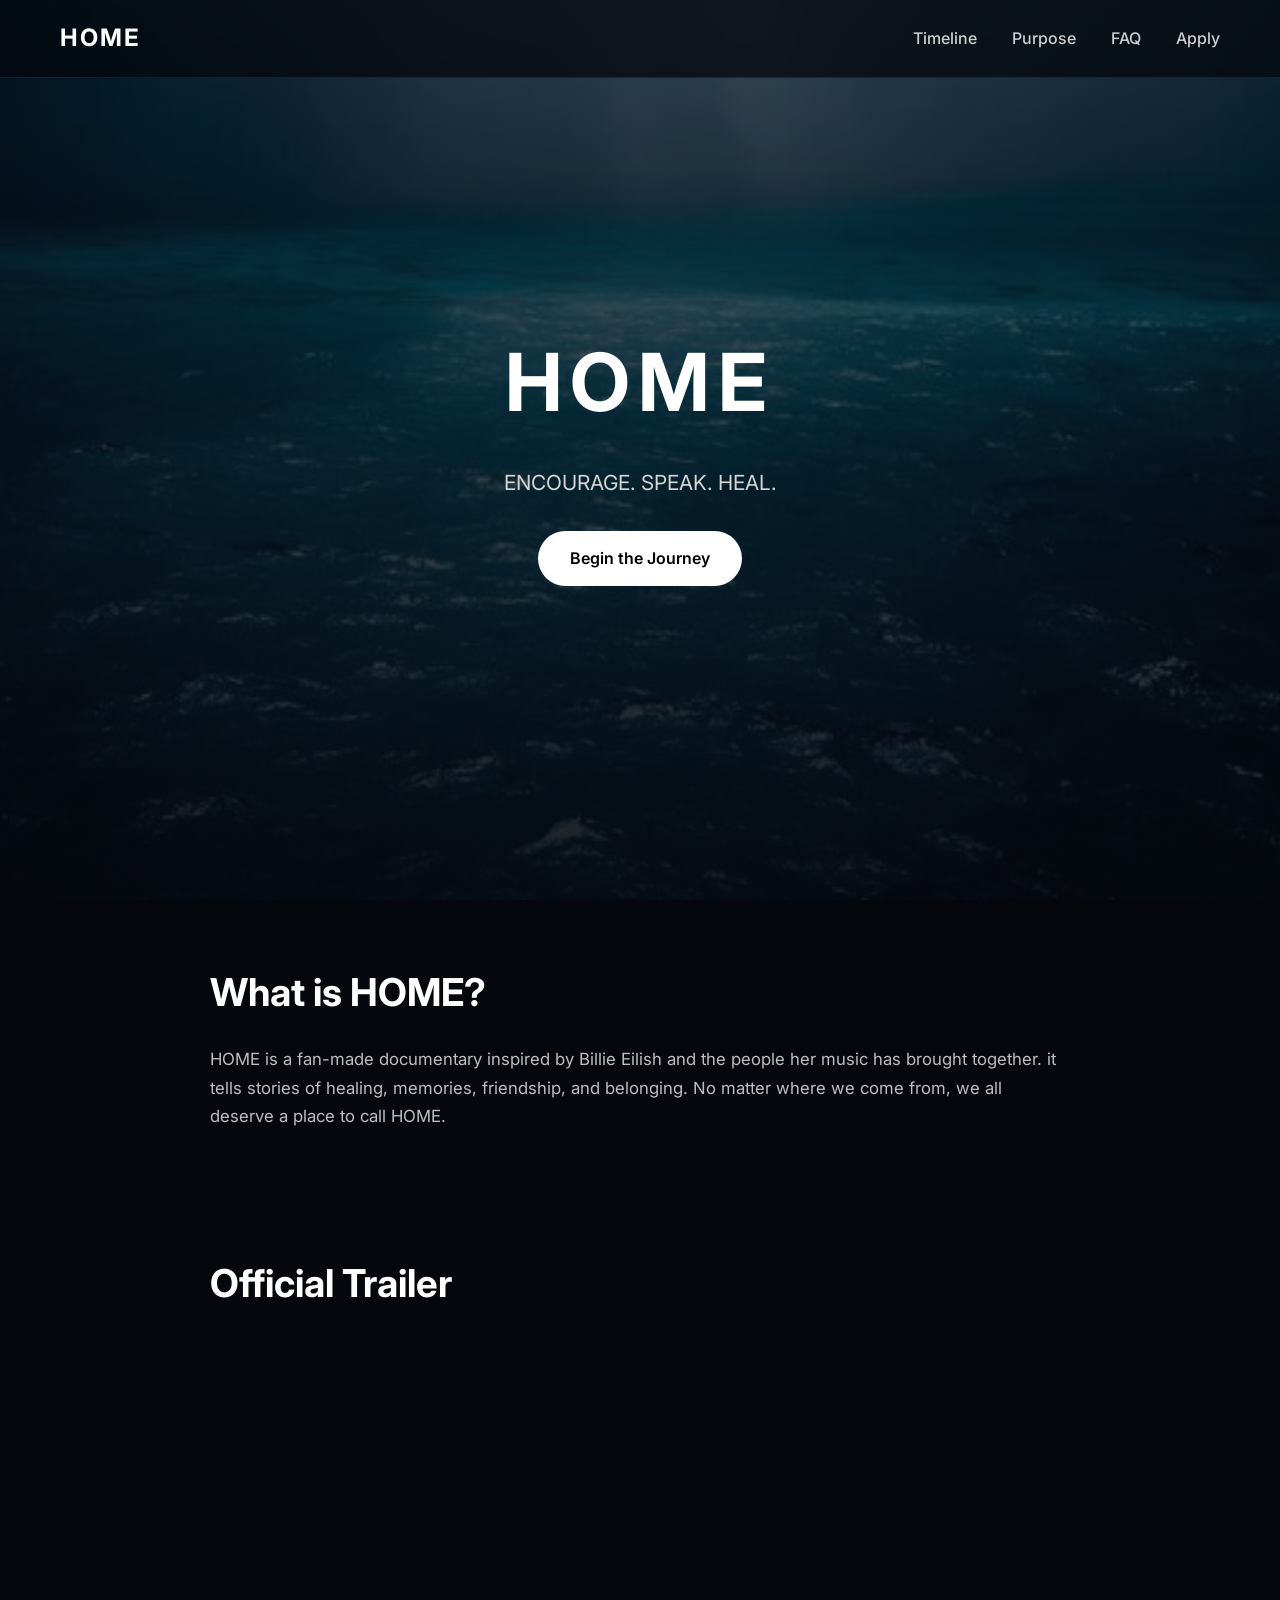
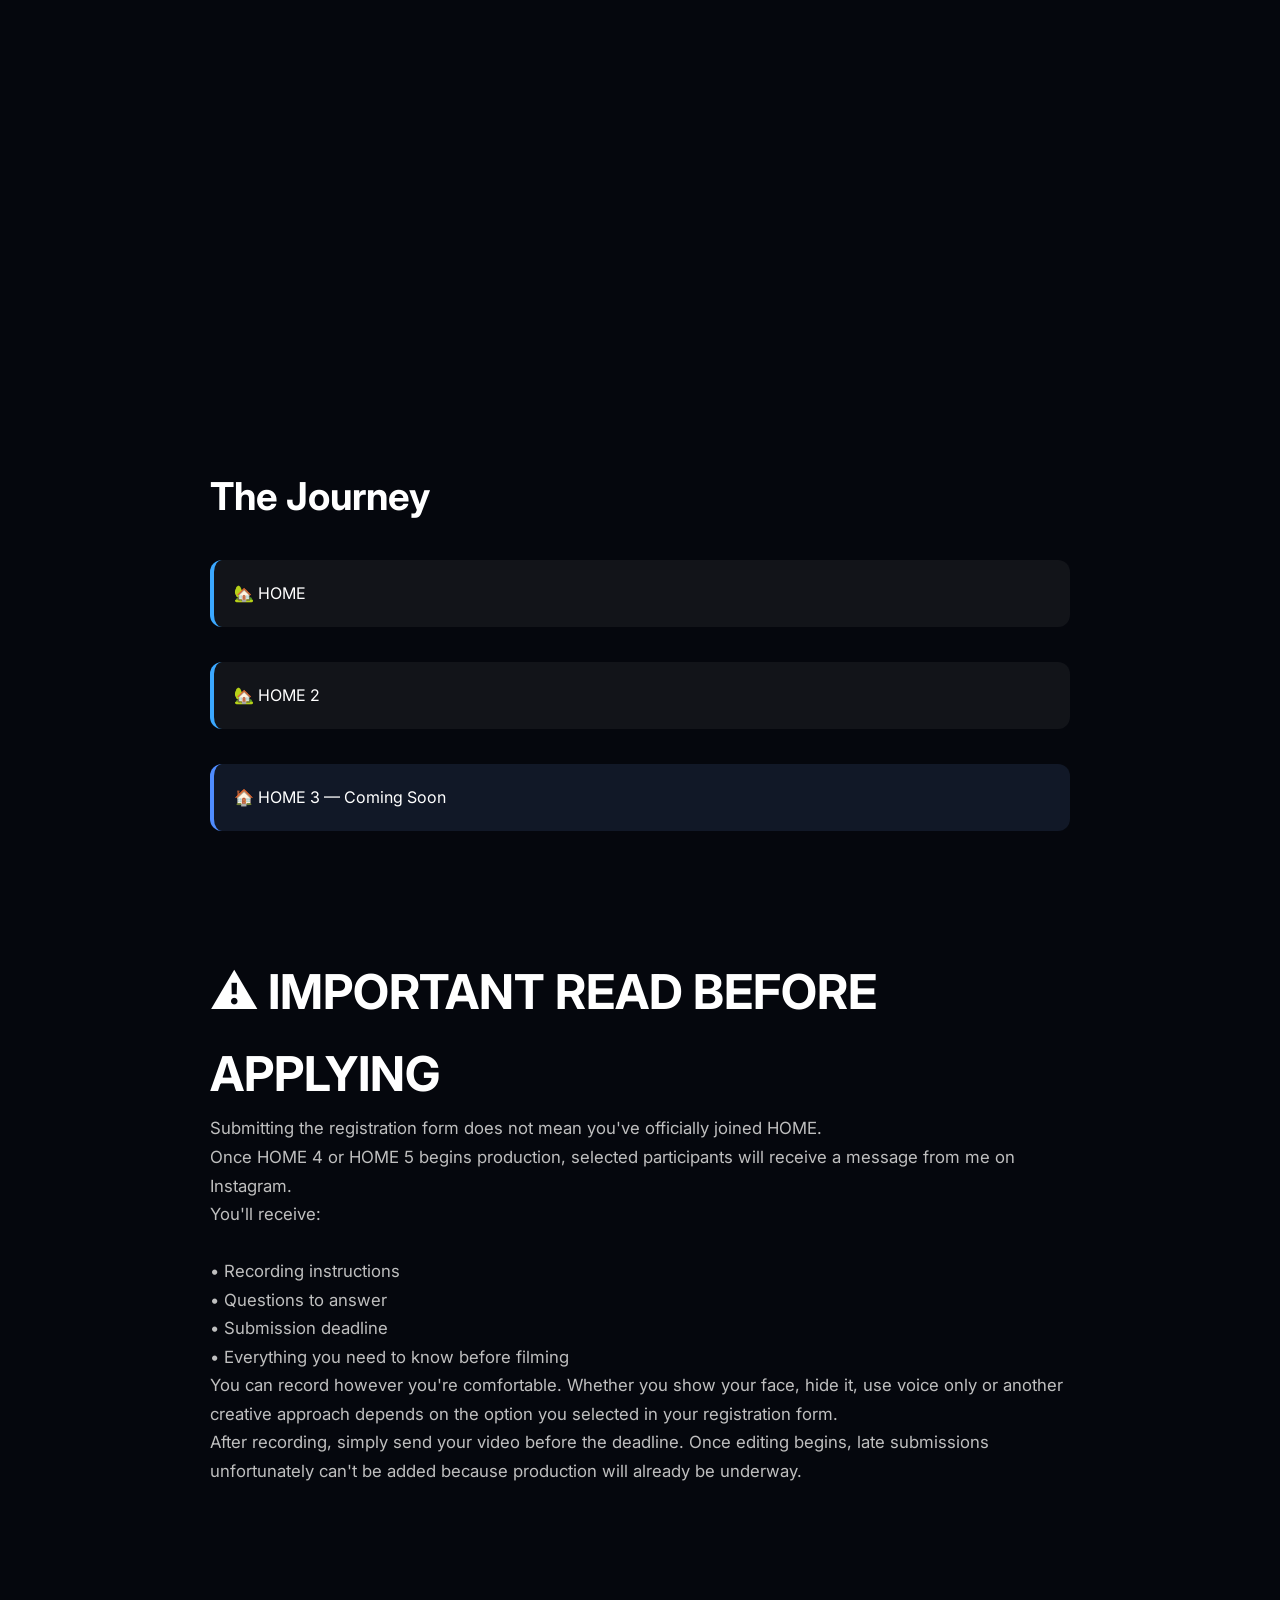
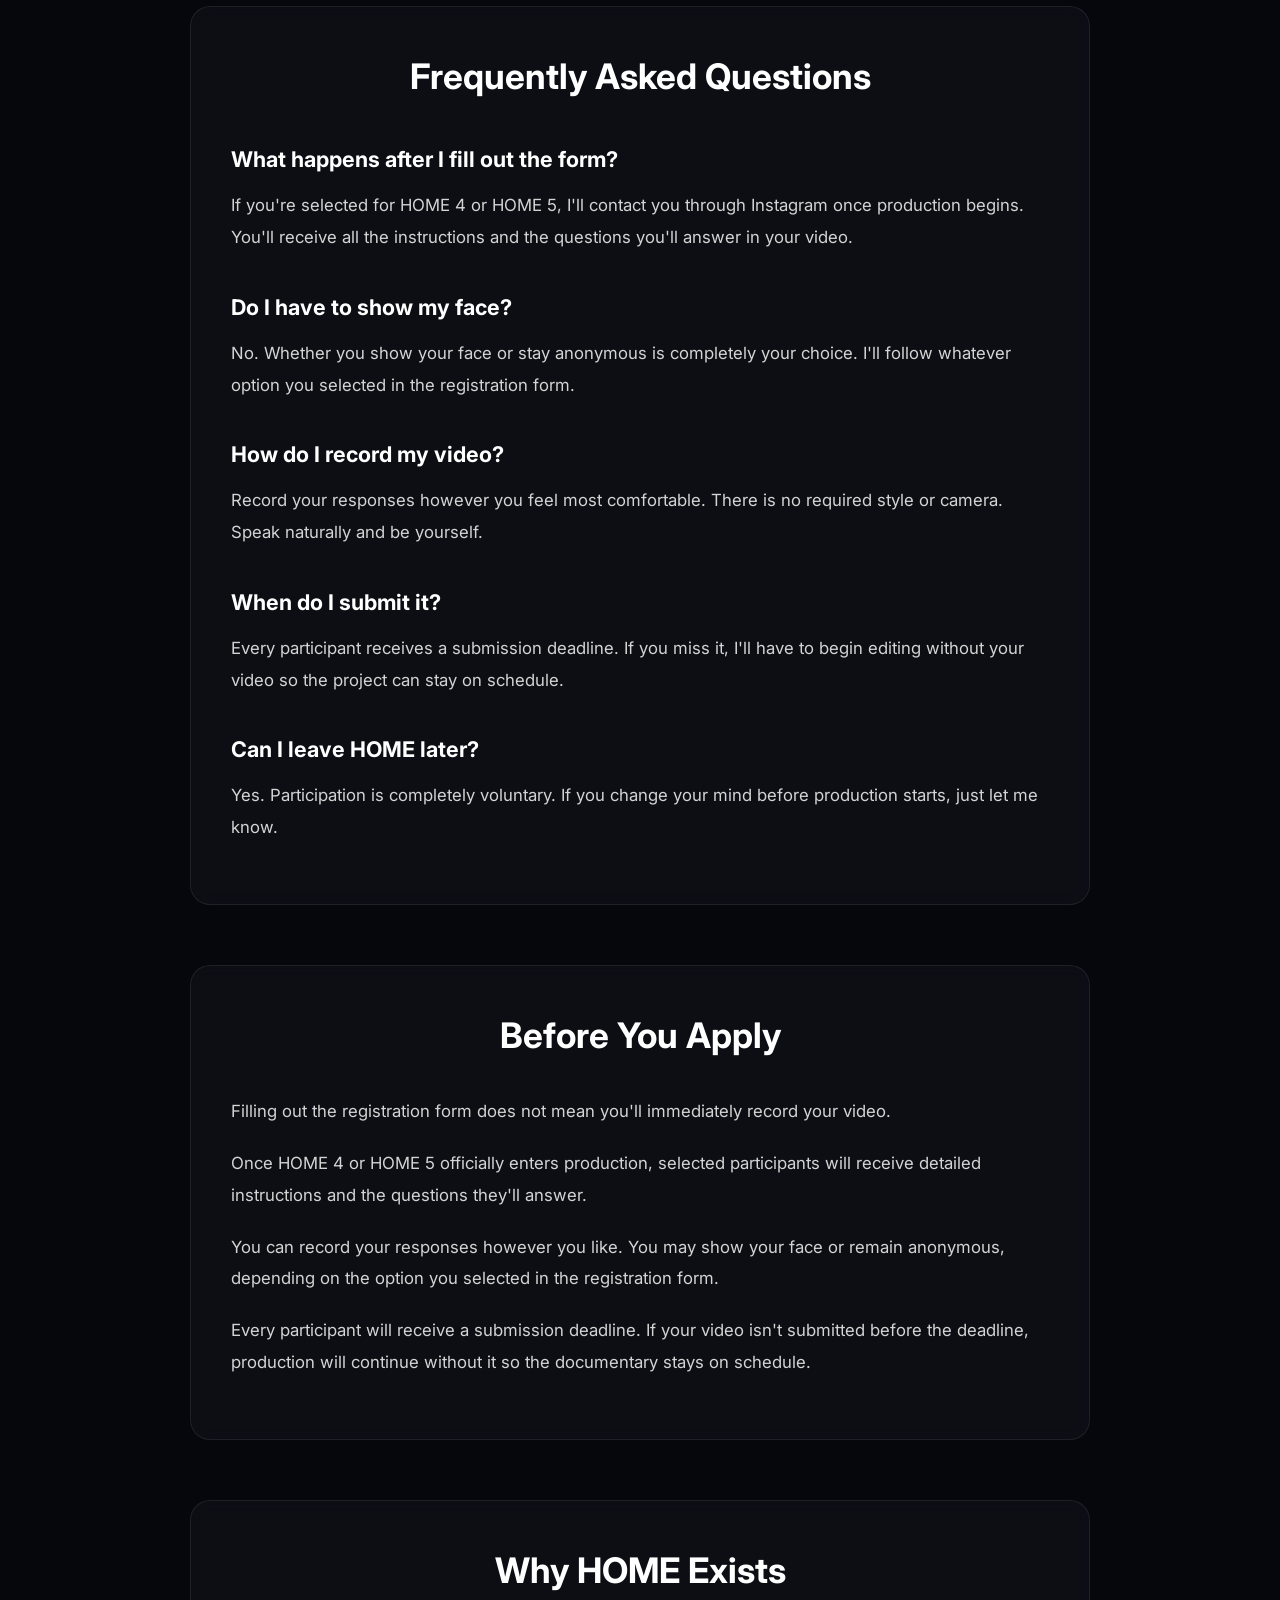
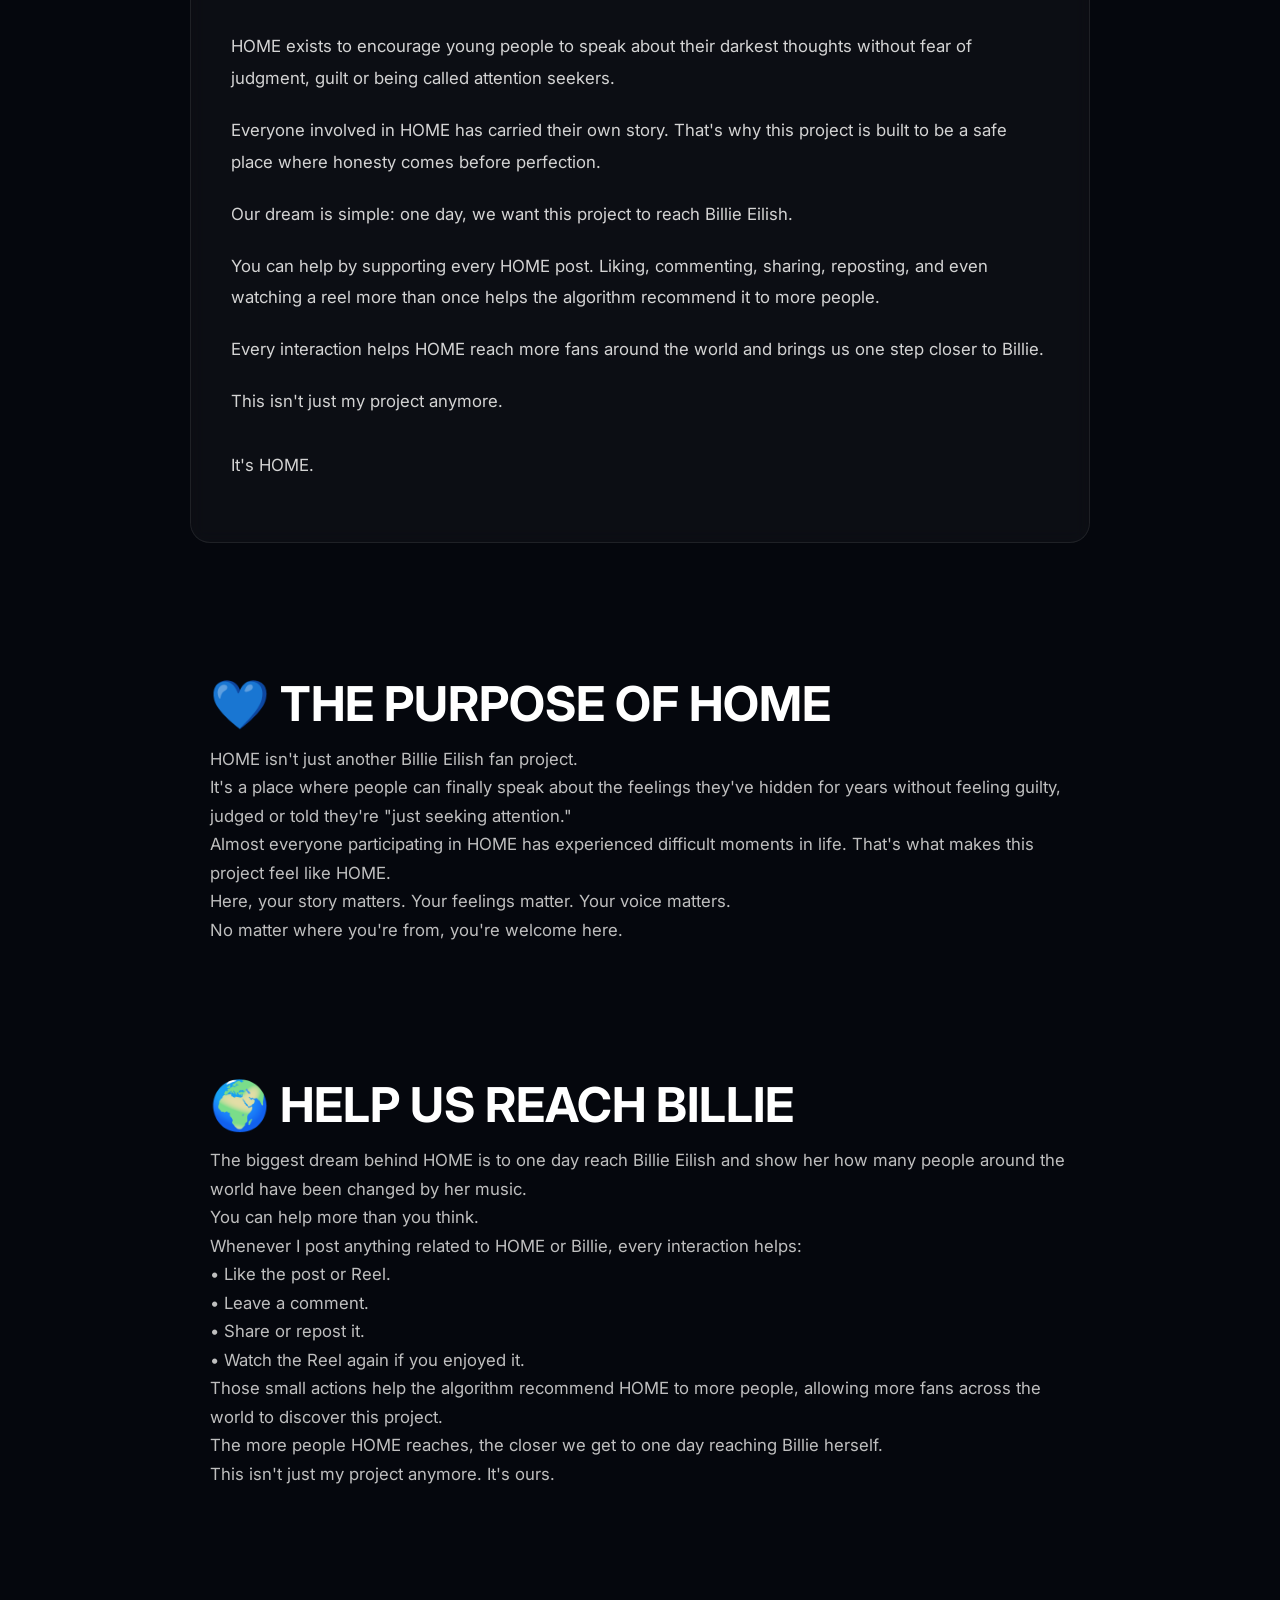
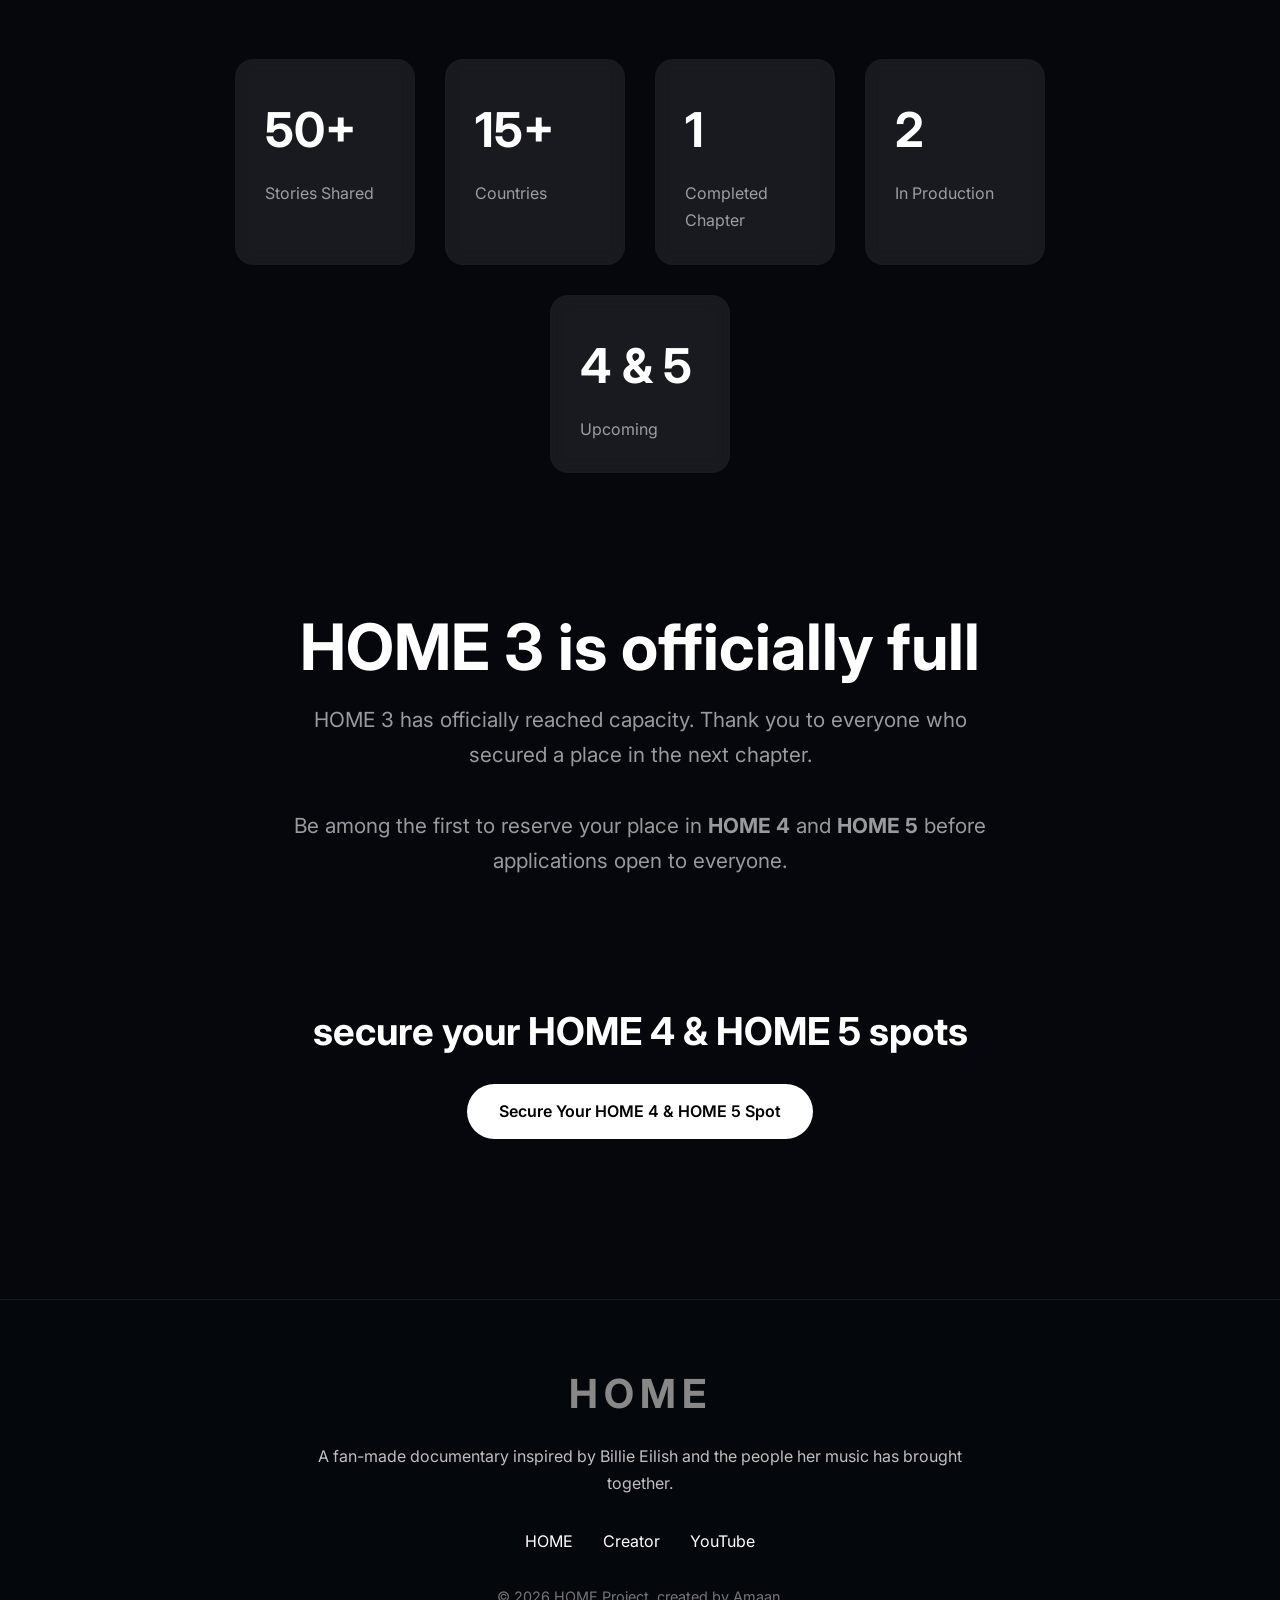
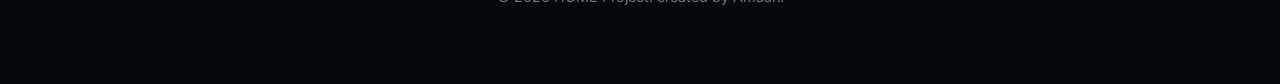
<file: index.html>
<!DOCTYPE html>
<html lang="en">

<head>
    <meta charset="UTF-8">
    <meta name="viewport" content="width=device-width, initial-scale=1.0">
    <title>HOME</title>

    <link rel="stylesheet" href="style.css">

    <link rel="preconnect" href="https://fonts.googleapis.com">
    <link rel="preconnect" href="https://fonts.gstatic.com" crossorigin>
    <link href="https://fonts.googleapis.com/css2?family=Inter:wght@300;400;600;700&display=swap" rel="stylesheet">
</head>

<body>

    <nav class="navbar">
        <div class="logo">HOME</div>

        <div class="nav-links">
            <a href="#timeline">Timeline</a>
            <a href="#purpose">Purpose</a>
            <a href="#faq">FAQ</a>
            <a href="#apply">Apply</a>
        </div>
    </nav>

    <!-- Hero Section -->
    <section class="hero">
        <div class="overlay">
            <h1>HOME</h1>
            <p>ENCOURAGE. SPEAK. HEAL.</p>

            <a href="#about" class="btn">
                Begin the Journey
            </a>
        </div>
    </section>

    <!-- About -->
    <section id="about" class="section">
        <h2>What is HOME?</h2>

        <p>
            HOME is a fan-made documentary inspired by Billie Eilish and the people her music has brought together. it
            tells stories of healing, memories, friendship, and belonging. No matter where we come from, we all deserve
            a place to call HOME.

        </p>
    </section>

    <!-- Trailer -->
    <section class="section">
        <h2>Official Trailer</h2>

        <iframe width="100%" height="600" src="https://www.youtube.com/embed/Ijnm8TdMOXc" title="HOME Official Trailer"
            frameborder="0"
            allow="accelerometer; autoplay; clipboard-write; encrypted-media; gyroscope; picture-in-picture"
            referrerpolicy="strict-origin-when-cross-origin" allowfullscreen>
        </iframe>
    </section>

    <!-- Timeline -->
    <section id="timeline" class="section">
        <h2>The Journey</h2>

        <div class="timeline">
            <a href="home1.html">🏡 HOME</a>
            <a href="home2.html">🏡 HOME 2</a>
            <div>🏠 HOME 3 — Coming Soon</div>
        </div>
    </section>

    <section class="section">

        <h1 style="font-size:3rem;">
            ⚠️ IMPORTANT READ BEFORE APPLYING
        </h1>

        <p>
            Submitting the registration form does not mean you've officially joined HOME.
        </p>

        <p>
            Once HOME 4 or HOME 5 begins production, selected participants will receive a message from me on Instagram.
        </p>

        <p>
            You'll receive:
            <br><br>

            • Recording instructions
            <br>
            • Questions to answer
            <br>
            • Submission deadline
            <br>
            • Everything you need to know before filming
        </p>

        <p>
            You can record however you're comfortable. Whether you show your face, hide it, use voice only or another
            creative approach depends on the option you selected in your registration form.
        </p>

        <p>
            After recording, simply send your video before the deadline.
            Once editing begins, late submissions unfortunately can't be added because production will already be
            underway.
        </p>

    </section>

    <section id="faq" class="section faq">
        <h2>Frequently Asked Questions</h2>

        <h3>What happens after I fill out the form?</h3>
        <p>
            If you're selected for HOME 4 or HOME 5, I'll contact you through Instagram once production begins.
            You'll receive all the instructions and the questions you'll answer in your video.
        </p>

        <h3>Do I have to show my face?</h3>
        <p>
            No. Whether you show your face or stay anonymous is completely your choice.
            I'll follow whatever option you selected in the registration form.
        </p>

        <h3>How do I record my video?</h3>
        <p>
            Record your responses however you feel most comfortable. There is no required style or camera.
            Speak naturally and be yourself.
        </p>

        <h3>When do I submit it?</h3>
        <p>
            Every participant receives a submission deadline. If you miss it, I'll have to begin editing
            without your video so the project can stay on schedule.
        </p>

        <h3>Can I leave HOME later?</h3>
        <p>
            Yes. Participation is completely voluntary. If you change your mind before production starts,
            just let me know.
        </p>
    </section>

    <section class="section faq">
        <h2>Before You Apply</h2>

        <p>
            Filling out the registration form does not mean you'll immediately record your video.
        </p>

        <p>
            Once HOME 4 or HOME 5 officially enters production, selected participants will receive detailed
            instructions and the questions they'll answer.
        </p>

        <p>
            You can record your responses however you like. You may show your face or remain anonymous,
            depending on the option you selected in the registration form.
        </p>

        <p>
            Every participant will receive a submission deadline. If your video isn't submitted before the
            deadline, production will continue without it so the documentary stays on schedule.
        </p>
    </section>

    <section class="section faq">
        <h2>Why HOME Exists</h2>

        <p>
            HOME exists to encourage young people to speak about their darkest thoughts without fear of
            judgment, guilt or being called attention seekers.
        </p>

        <p>
            Everyone involved in HOME has carried their own story. That's why this project is built to be a
            safe place where honesty comes before perfection.
        </p>

        <p>
            Our dream is simple: one day, we want this project to reach Billie Eilish.
        </p>

        <p>
            You can help by supporting every HOME post. Liking, commenting, sharing, reposting, and even
            watching a reel more than once helps the algorithm recommend it to more people.
        </p>

        <p>
            Every interaction helps HOME reach more fans around the world and brings us one step closer to
            Billie.
        </p>

        <p>
            This isn't just my project anymore.
            <br><br>
            It's HOME.
        </p>
    </section>

    <section id="purpose" class="section">

        <h1 style="font-size:3rem;">
            💙 THE PURPOSE OF HOME
        </h1>

        <p>
            HOME isn't just another Billie Eilish fan project.
        </p>

        <p>
            It's a place where people can finally speak about the feelings they've hidden for years without feeling
            guilty, judged or told they're "just seeking attention."
        </p>

        <p>
            Almost everyone participating in HOME has experienced difficult moments in life.
            That's what makes this project feel like HOME.
        </p>

        <p>
            Here, your story matters.
            Your feelings matter.
            Your voice matters.
        </p>

        <p>
            No matter where you're from, you're welcome here.
        </p>

    </section>

    <section class="section">

        <h1 style="font-size:3rem;">
            🌍 HELP US REACH BILLIE
        </h1>

        <p>
            The biggest dream behind HOME is to one day reach Billie Eilish and show her how many people around the
            world have been changed by her music.
        </p>

        <p>
            You can help more than you think.
        </p>

        <p>
            Whenever I post anything related to HOME or Billie, every interaction helps:
        </p>

        <p>

            • Like the post or Reel.
            <br>
            • Leave a comment.
            <br>
            • Share or repost it.
            <br>
            • Watch the Reel again if you enjoyed it.
        </p>

        <p>
            Those small actions help the algorithm recommend HOME to more people, allowing more fans across the world to
            discover this project.
        </p>

        <p>
            The more people HOME reaches, the closer we get to one day reaching Billie herself.
        </p>

        <p>
            This isn't just my project anymore.
            It's ours.
        </p>

    </section>
    <section class="section">
    <div class="stats">

    <div class="stat-box">
        <h2>50+</h2>
        <p>Stories Shared</p>
    </div>

    <div class="stat-box">
        <h2>15+</h2>
        <p>Countries</p>
    </div>

    <div class="stat-box">
        <h2>1</h2>
        <p>Completed Chapter</p>
    </div>

    <div class="stat-box">
        <h2>2</h2>
        <p>In Production</p>
    </div>

    <div class="stat-box">
        <h2>4 & 5</h2>
        <p>Upcoming</p>
    </div>
    </div>
    </section>


    <section class="section" style="text-align:center; display:flex; flex-direction:column; justify-content:center;">

        <h1 style="font-size:4rem;">
            HOME 3 is officially full
        </h1>

        <p style="font-size:1.3rem; opacity:0.8; max-width:700px; margin:auto;">
            HOME 3 has officially reached capacity. Thank you to everyone who secured a place in the next chapter.

            <br><br>

            Be among the first to reserve your place in <strong>HOME 4</strong> and <strong>HOME 5</strong> before
            applications open to everyone.
        </p>


    </section>

    <!-- Join -->
    <section id="apply" class="section join">
        <h2>secure your HOME 4 & HOME 5 spots</h2>

        <a href="https://docs.google.com/forms/d/e/1FAIpQLSe2xCIo1htTTafjM4KV-1o0V1yrP7_ts6EpZTBmixMia0CZ0A/viewform?usp=publish-editor"
            class="btn">
            Secure Your HOME 4 & HOME 5 Spot
        </a>
    </section>

   <footer class="footer">

    <h2>HOME</h2>

    <p>
        A fan-made documentary inspired by Billie Eilish and the people her music has brought together.
    </p>

    <div class="footer-links">
    <a href="https://www.instagram.com/thereforeiamaan/" target="_blank">HOME</a>

    <a href="https://www.instagram.com/dinxmight_19/" target="_blank">Creator</a>

    <a href="https://www.youtube.com/@thereforeiamaan" target="_blank">YouTube</a>
</div>

    <p class="copyright">
        © 2026 HOME Project. created by Amaan.
    </p>

</footer>
    <script src="script.js"></script>

</body>

</html>
</file>
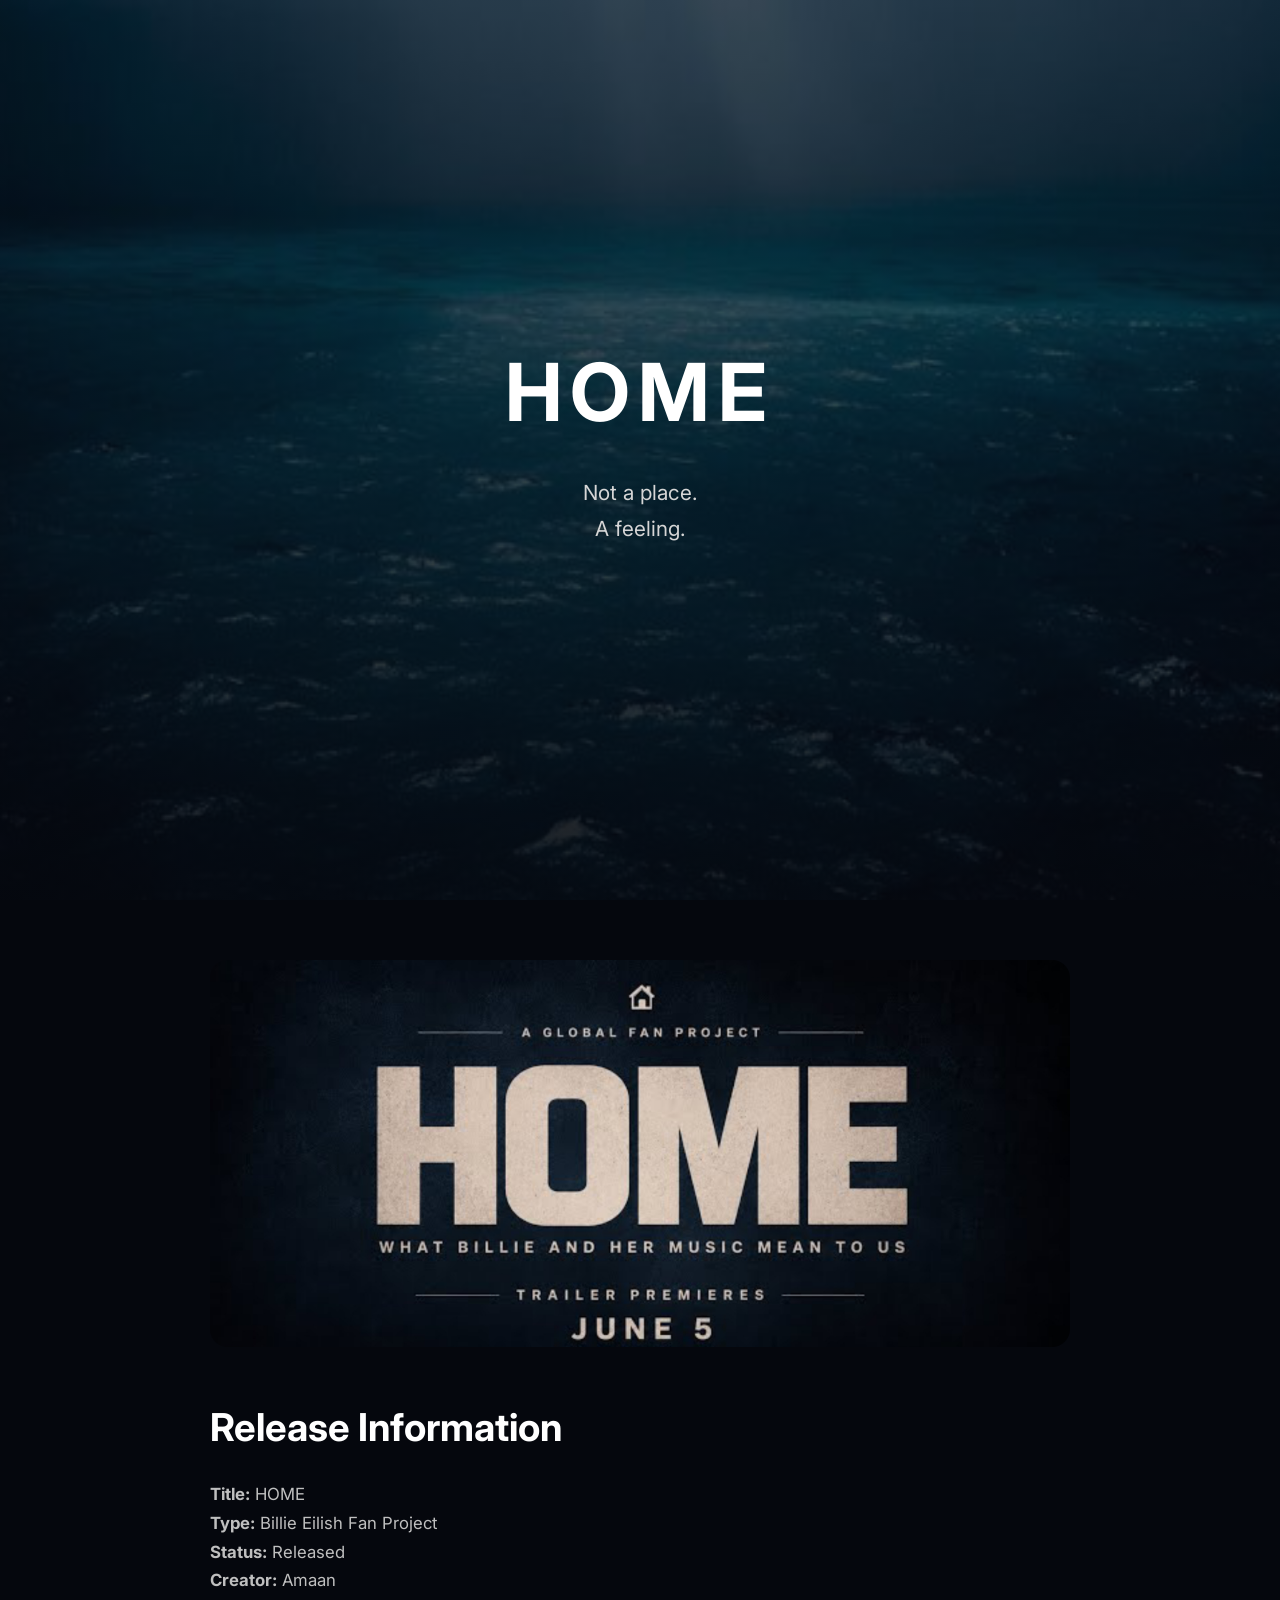
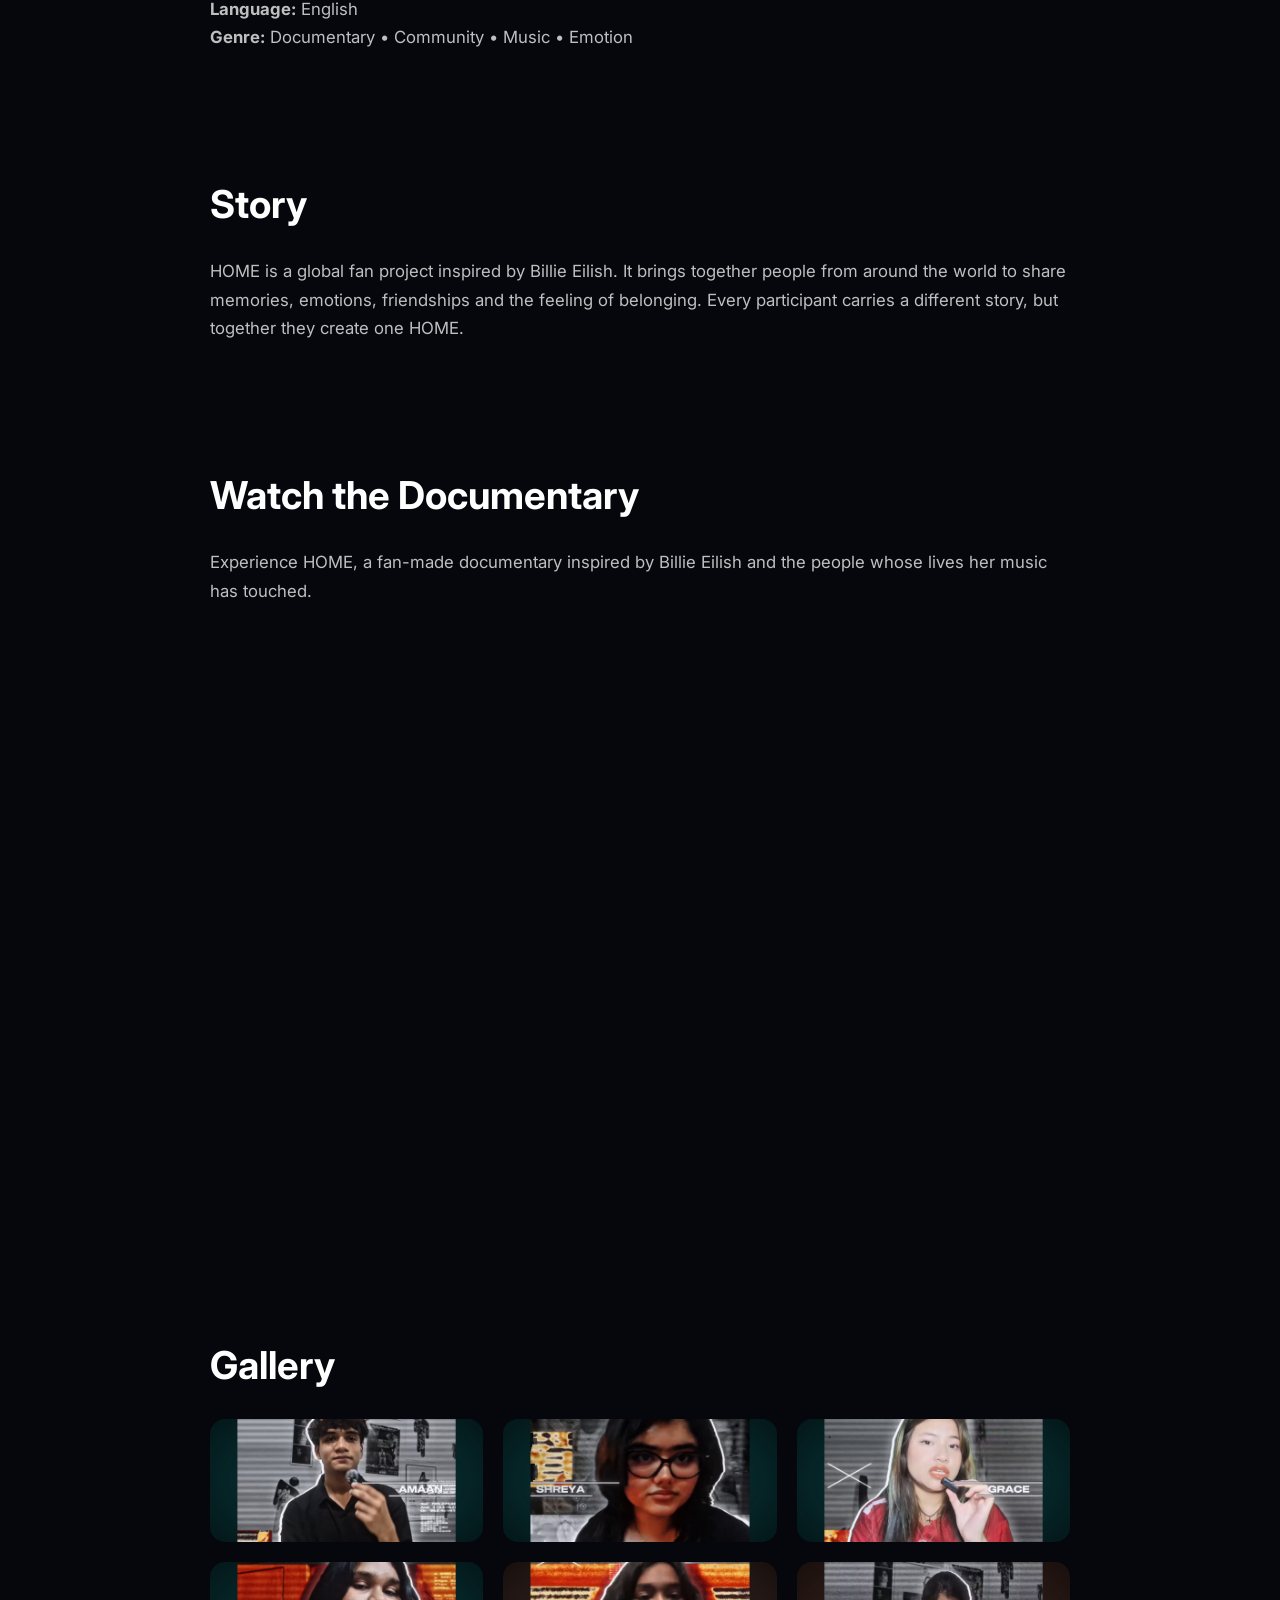
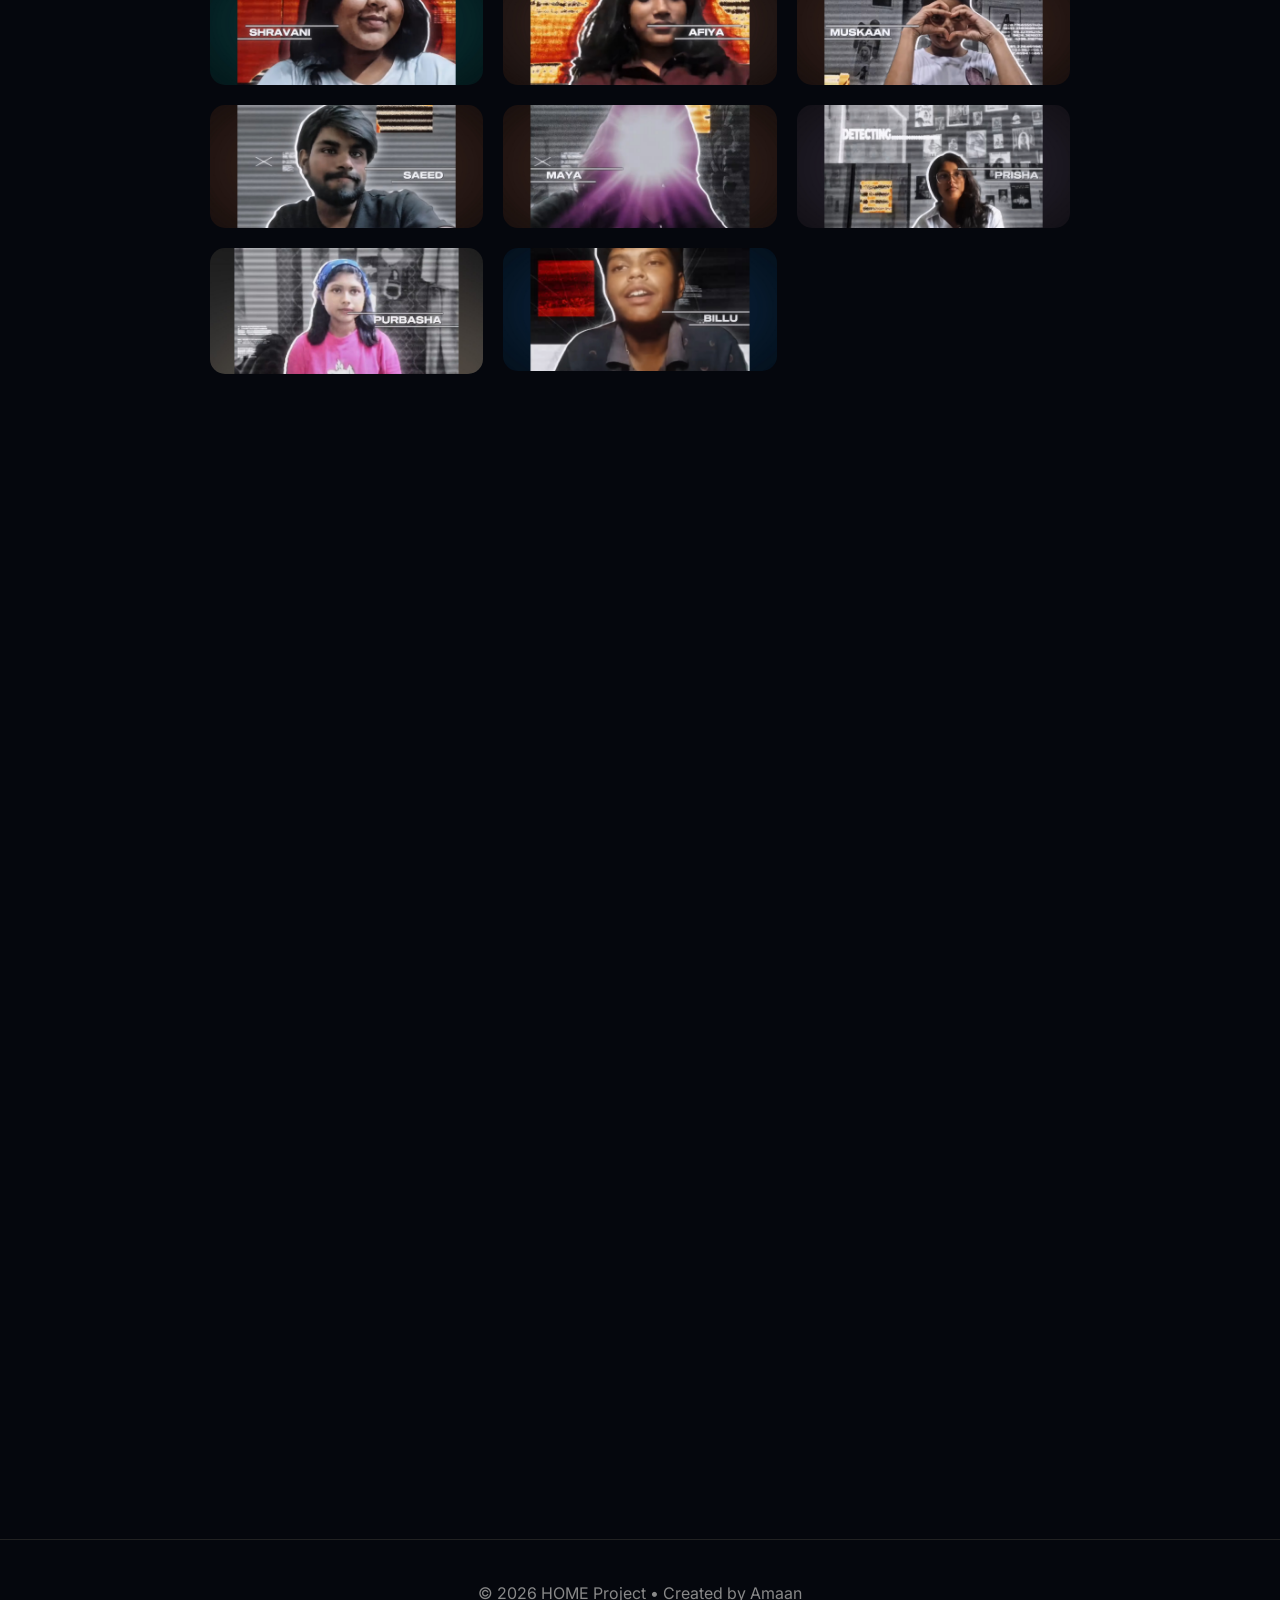
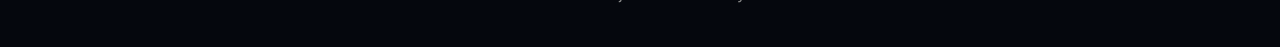
<file: home1.html>
<!DOCTYPE html>
<html lang="en">

<head>
    <meta charset="UTF-8">
    <meta name="viewport" content="width=device-width, initial-scale=1.0">
    <title>HOME | Official Project</title>

    <link rel="stylesheet" href="style.css">

    <link rel="preconnect" href="https://fonts.googleapis.com">
    <link rel="preconnect" href="https://fonts.gstatic.com" crossorigin>

    <link href="https://fonts.googleapis.com/css2?family=Inter:wght@300;400;600;700;900&display=swap" rel="stylesheet">
</head>

<body>

    <header class="hero">

        <div class="overlay">

            <h1>HOME</h1>

            <p>
                Not a place.<br>
                A feeling.
            </p>

        </div>

    </header>

    <section class="section">

        <img src="home q poster.jpg" alt="HOME Poster"
            style="width:100%; border-radius:18px; margin-bottom:40px;">

        <h2>Release Information</h2>

        <p><strong>Title:</strong> HOME</p>

        <p><strong>Type:</strong> Billie Eilish Fan Project</p>

        <p><strong>Status:</strong> Released</p>

        <p><strong>Creator:</strong> Amaan</p>

        <p><strong>Language:</strong> English</p>

        <p><strong>Genre:</strong> Documentary • Community • Music • Emotion</p>

    </section>

    <section class="section">

        <h2>Story</h2>

        <p>

            HOME is a global fan project inspired by Billie Eilish.

            It brings together people from around the world to share
            memories, emotions, friendships and the feeling of belonging.

            Every participant carries a different story,
            but together they create one HOME.

        </p>

    </section>

    <section class="section">

        <h2>Watch the Documentary</h2>
        <p>
            Experience HOME, a fan-made documentary inspired by Billie Eilish and the people whose lives her music has
            touched.
        </p>

      <iframe
        width="100%"
        height="600"
        src="https://www.youtube.com/embed/XmlFSYzHe3Y"
        title="HOME Documentary"
        frameborder="0"
        allow="accelerometer; autoplay; clipboard-write; encrypted-media; gyroscope; picture-in-picture; web-share"
        referrerpolicy="strict-origin-when-cross-origin"
        allowfullscreen>
    </iframe>

    </section>

    <section class="section">

        <h2>Gallery</h2>

        <div class="gallery">

            <img src="AMAAN.jpg" alt="">
            <img src="reya.jpg" alt="">
            <img src="grace.jpg" alt="">
            <img src="shravni.jpg" alt="">
            <img src="afiya.jpg" alt="">
            <img src="muskaan.jpg" alt="">
            <img src="saeed.jpg" alt="">
            <img src="maya.jpg" alt="">
            <img src="prisa.jpg" alt="">
            <img src="purbasha.jpg" alt="">
            <img src="billu.jpg" alt="">

        </div>

    </section>

    <section class="section">

        <h2>About HOME</h2>

        <p>

            HOME was created to celebrate the people whose lives
            have been touched by Billie Eilish's music.

            It isn't simply a fan video.

            It is a collection of stories,
            emotions and moments shared by people across the world.

            HOME reminds us that even strangers can become family.

        </p>

    </section>
    <section class="section">

        <h2>Credits</h2>

        <p>
            Created, directed and edited by <strong>Amaan</strong>.
        </p>

        <p>
            Featuring fans from around the world who helped make HOME
            a place of belonging, creativity and shared memories.
        </p>

        <p>
            Inspired by the artistry and music of Billie Eilish.
            HOME is an independent, non-commercial fan project created
            out of admiration and appreciation.
        </p>

    </section>

    <section class="section">

        <h2>Thank You</h2>

        <p>

            To every person who participated...

            Thank you for trusting this project.

            Thank you for sharing your memories.

            Thank you for making HOME more than just a title.

        </p>

        <p>

            HOME exists because of every single person
            who believed in it.

        </p>

    </section>

    <section class="section" style="text-align:center;">

        <a href="index.html" class="btn">

            ← BACK TO HOME

        </a>

    </section>

    <footer>

        <p>
            © 2026 HOME Project • Created by Amaan
        </p>

    </footer>

    <script src="script.js"></script>

</body>

</html>
</file>
<file: style.css>
* {
    margin: 0;
    padding: 0;
    box-sizing: border-box;
}

html {
    scroll-behavior: smooth;
}

body {
    font-family: 'Inter', sans-serif;
    background: #05070d;
    color: white;
    line-height: 1.7;
}

.hero {
    height: 100vh;
    background: linear-gradient(rgba(5,7,13,0.6), rgba(5,7,13,0.9)),
                url("OCEAN.jpg");
    background-size: cover;
    background-position: center;
    display: flex;
    align-items: center;
    justify-content: center;
    text-align: center;
}

.overlay h1 {
    font-size: 5rem;
    letter-spacing: 8px;
    margin-bottom: 15px;
}

.overlay p {
    font-size: 1.3rem;
    color: #d6d6d6;
    margin-bottom: 30px;
}

.btn {
    display: inline-block;
    padding: 14px 32px;
    background: white;
    color: black;
    text-decoration: none;
    border-radius: 50px;
    font-weight: 600;
    transition: 0.3s;
}

.btn:hover {
    transform: translateY(-3px);
    background: #d9d9d9;
}

.section {
    max-width: 900px;
    margin: auto;
    padding: 60px 20px;
}

.section h2 {
    font-size: 2.4rem;
    margin-bottom: 20px;
}

.section p {
    color: #bfbfbf;
    font-size: 1.05rem;
}

video {
    width: 100%;
    border-radius: 16px;
    margin-top: 20px;
}

.timeline {
    display: flex;
    flex-direction: column;
    gap: 20px;
    margin-top: 30px;
}

.timeline div {
    background: #111827;
    padding: 20px;
    border-radius: 12px;
    border-left: 4px solid #4f8cff;
    transition: 0.3s;
}

.timeline div:hover {
    transform: translateX(10px);
}

.join {
    text-align: center;
}

footer {
    text-align: center;
    padding: 40px 20px;
    color: #888;
    border-top: 1px solid #222;
}

@media (max-width: 768px) {
    .overlay h1 {
        font-size: 3rem;
    }

    .overlay p {
        font-size: 1rem;
    }

    .section h2 {
        font-size: 2rem;
    }
}

.timeline a {
    display: block;
    padding: 20px;
    color: white;
    text-decoration: none;
    background: rgba(255,255,255,0.05);
    border-left: 4px solid #3ba8ff;
    border-radius: 12px;
    margin-bottom: 15px;
}
video {
    width: 100%;
    border-radius: 20px;
    box-shadow: 0 15px 40px rgba(0,0,0,0.5);
    margin-top: 20px;
}
.gallery {
    display: grid;
    grid-template-columns: repeat(auto-fit, minmax(220px, 1fr));
    gap: 20px;
    margin-top: 20px;
}

.gallery img {
    width: 100%;
    border-radius: 15px;
    display: block;
    transition: transform 0.3s ease;
}

.gallery img:hover {
    transform: scale(1.03);
}

.stats{
display:flex;
justify-content:center;
flex-wrap:wrap;
gap:30px;
margin-top:50px;
}

.stat-box{
background:rgba(255,255,255,.08);
padding:30px;
border-radius:18px;
width:180px;
backdrop-filter:blur(10px);
transition:.3s;
}

.stat-box:hover{
transform:translateY(-8px);
background:rgba(255,255,255,.12);
}

.stat-box h2{
font-size:3rem;
margin:0;
}

.stat-box p{
margin-top:10px;
font-size:1rem;
opacity:.8;
}

/* ===== FAQ / Information Sections ===== */

.faq{
    max-width:900px;
    margin:60px auto;
    text-align:left;
    padding:40px;
    background:rgba(255,255,255,0.03);
    border:1px solid rgba(255,255,255,0.08);
    border-radius:20px;
    backdrop-filter:blur(8px);
}

.faq h2{
    text-align:center;
    font-size:2.2rem;
    margin-bottom:30px;
}

.faq h3{
    margin-top:35px;
    margin-bottom:12px;
    color:#ffffff;
    font-size:1.35rem;
}

.faq p{
    color:#d4d4d4;
    line-height:1.9;
    font-size:1.05rem;
    margin-bottom:20px;
}

.faq strong{
    color:#ffffff;
}

.faq:hover{
    border-color:rgba(255,255,255,0.18);
    transform:translateY(-4px);
    box-shadow:0 15px 35px rgba(0,0,0,0.25);
}

/* ===== Navigation Bar ===== */

.navbar{
    position:fixed;
    top:0;
    left:0;
    width:100%;
    padding:18px 60px;
    display:flex;
    justify-content:space-between;
    align-items:center;
    background:rgba(5,7,13,0.75);
    backdrop-filter:blur(14px);
    z-index:1000;
    border-bottom:1px solid rgba(255,255,255,.08);
}

.logo{
    font-size:1.5rem;
    font-weight:700;
    letter-spacing:2px;
}

.nav-links{
    display:flex;
    gap:35px;
}

.nav-links a{
    color:white;
    text-decoration:none;
    opacity:.8;
    transition:.3s;
    font-weight:500;
}

.nav-links a:hover{
    opacity:1;
    color:#6eb8ff;
}

.footer{
    margin-top:100px;
    padding:60px 20px;
    text-align:center;
    background:#04070b;
    border-top:1px solid rgba(255,255,255,.08);
}

.footer h2{
    font-size:2.5rem;
    letter-spacing:6px;
    margin-bottom:15px;
}

.footer p{
    max-width:700px;
    margin:15px auto;
    color:#bfbfbf;
}

.footer-links{
    display:flex;
    justify-content:center;
    gap:30px;
    margin:30px 0;
    flex-wrap:wrap;
}

.footer-links a{
    color:white;
    text-decoration:none;
    transition:.3s;
}

.footer-links a:hover{
    color:#6eb8ff;
}

.copyright{
    opacity:.6;
    font-size:.9rem;
}

@media (max-width:768px){

    .nav-links{
        display:grid;
        grid-template-columns:repeat(2,1fr);
        gap:15px;
        width:100%;
        text-align:center;
    }

}
</file>
